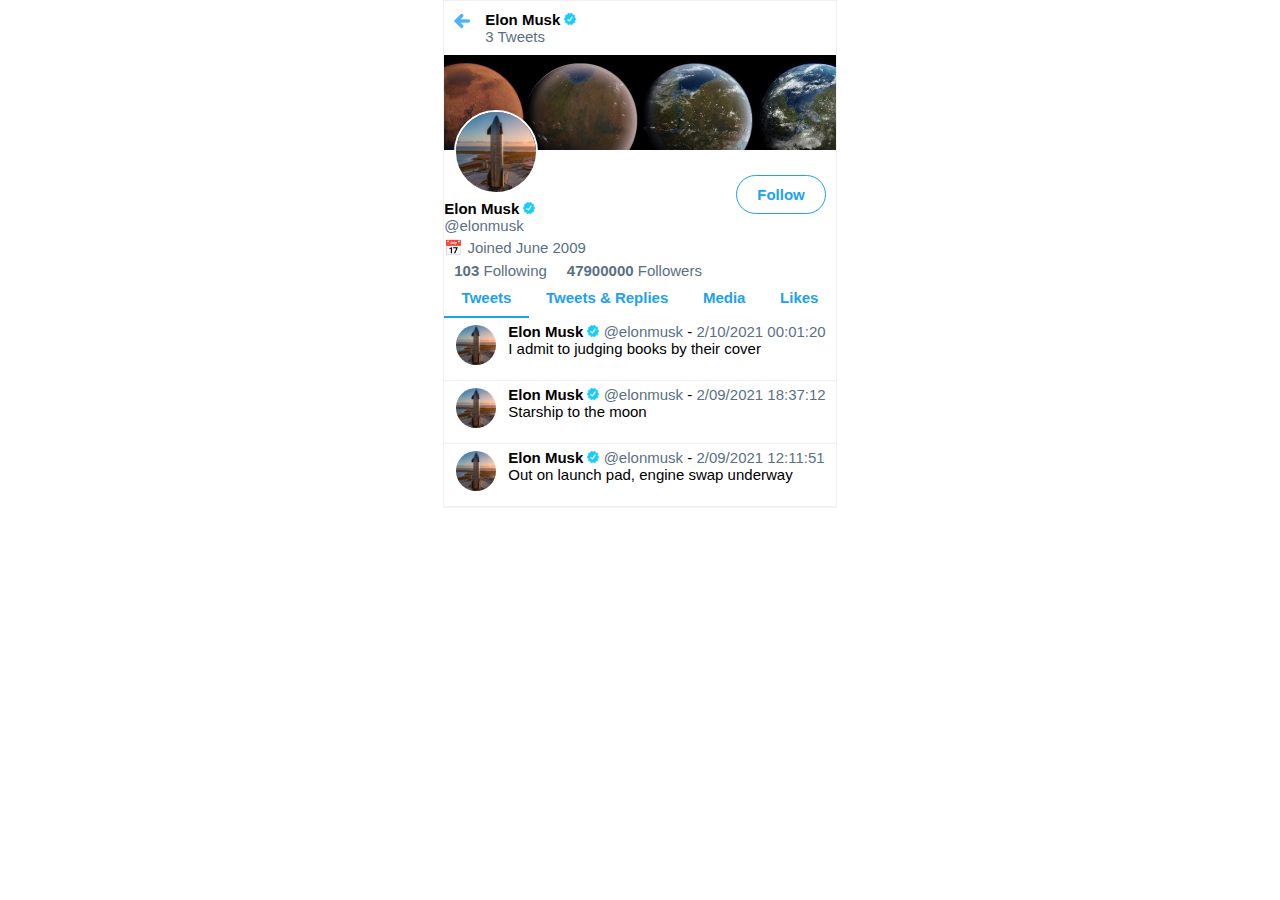
<file: index.html>
<!DOCTYPE html>
<html lang="en">
<head>
    <meta charset="UTF-8">
    <meta http-equiv="X-UA-Compatible" content="IE=edge">
    <meta name="viewport" content="width=device-width, initial-scale=1.0">
    <link rel="stylesheet" href="style.css">
    <script type="text/javascript" src="index.js"></script>
    <title>Dynamic Twitter</title>
</head>
<body>
    <div id="outer-container">
        <div class="header-container"> 
            <div class="arrow">
            <a href="timeline.html" id="arrow"><img id="left-arrow" src="left-arrow.png" height="16" width="16"></a>
                <div>
                    <h5 class="full-name"></h5>
                    <p class="tweet-count"></p>
                 </div>

            </div>   
           
        </div>

        <div class="cover-photo">
        </div>

        <div class="profile-image-container">
            <div class="profile-pic">
            </div>
            <a class="follow" href="#"><button class="follow-button">Follow</button></a>
        </div>

        <div class="profile-details">
        <h5 class="full-name-again"></h5>
        <p class="user-name"></p>
        <p class="joined-date"></p>
        </div>

        <div class="follows">
            <div class="following"></div><div class="followers"></div>
        </div>

        <div class="tabs-container">
            <a href = "#tweets-container" class="tabs" id="Tweets"><h6 class="tab tab-active">Tweets</h6></a>
            <a href = "#tweets-container" class="tabs" id="Tweets & Replies"><h6 class="tab">Tweets & Replies</h6></a>
            <a href = "#tweets-container" class="tabs" id="Media"><h6 class="tab">Media</h6></a>
            <a href = "#tweets-container" class="tabs"id="Likes"> <h6 class="tab">Likes</h6></a>
         </div>

            <div class="tweet-container"></div>        

    </div>

    <script> 
 
        const params = new Proxy(new URLSearchParams(window.location.search), {
        get: (searchParams, prop) => searchParams.get(prop),
            });
// Get the value of "some_key" in eg "https://example.com/?some_key=some_value"
        let value = params.user;
        let selectedUser; // "some_value"
        if (value == undefined) {
            value = "user1";
            selectedUser = users[value];
            console.log ("user 1 selected");
        }
        else {
             selectedUser = users[value];
        }       
        
    //Header only
        var headerContainer = document.querySelector('.header-container');
        var fullName = document.querySelector(".full-name");
        fullName.innerHTML = `${selectedUser.displayName} <img src="verified.png" height="12" width="12">`;
        var tweetCount = document.querySelector('.tweet-count'); 
        tweetCount.textContent = `${selectedUser.tweets.length} Tweets`;

        var coverPhoto = document.querySelector('.cover-photo');
        coverPhoto.style.cssText = `background-image: url(${selectedUser.coverPhotoURL})`;


        //Profile
        var profilePic = document.querySelector ('.profile-pic');
        profilePic.innerHTML = `
        <img src =${selectedUser.avatarURL}>
        `;


        var fullNameAgain = document.querySelector(".full-name-again");
        fullNameAgain.innerHTML = fullName.innerHTML;
        var userName = document.querySelector('.user-name');
        userName.textContent = selectedUser.userName;

        var joinedDate = document.querySelector(".joined-date");
        joinedDate.innerHTML = `📅 Joined ${selectedUser.joinedDate}`;

        var followingCount = document.querySelector(".following");
        followingCount.innerHTML = `<p><strong>${selectedUser.followingCount}</strong> Following</p>`;

        var followersCount = document.querySelector(".followers");
        followersCount.innerHTML = `<p><strong>${selectedUser.followerCount}</strong> Followers</p>`;

        var tweetContainer = document.querySelector(".tweet-container");
        var tweetData = selectedUser.tweets.map(function(item){
            return item;
        });

        tweetData.forEach(function(tweet){
            console.log(tweet.text);
           

            var tweetDiv = document.createElement('div')
            tweetDiv.classList.add('tweet-div');
            tweetDiv.innerHTML =`
            <div><a href="https://themarvelouspm.github.io/dynamic-twitter.github.io/?user=${value}"><img class="pic-in-tweet" src =${selectedUser.avatarURL}></a>
            </div>
            <div>
            <a href="https://themarvelouspm.github.io/dynamic-twitter.github.io/?user=${value}"><p><strong>${fullName.innerHTML}</strong></a>  <span class="user-name">${userName.textContent}</span> - <span class="time-stamp">${tweet.timestamp}</span></p>
            <p>${tweet.text}</p>
            </div>
            
            `;
            tweetContainer.appendChild(tweetDiv);
        });


var followButton = document.getElementsByClassName("follow-button")[0];
var following = false;

followButton.addEventListener("click", function() {
    if(!following){
        followButton.textContent = "Following";
        followButton.style.backgroundColor ="rgb(29, 161, 242)";
        followButton.style.color ="white";
        following = true;
        followButton.classList.add("active-button")}
    else if(following){
        followButton.textContent = "Follow";
        followButton.style.backgroundColor ="white";
        followButton.style.color ="rgb(29, 161, 242)";
        following = false;
        followButton.classList.remove("active-button");
    }
})

var tabs = document.querySelectorAll(".tab");
tabs.forEach(tab => {
    tab.addEventListener('click', function(){
        for (let tab of tabs){
            tab.classList.remove("tab-active");
        }
        tab.classList.add("tab-active");
    })
})

    </script>
    
</body>
</html>
</file>
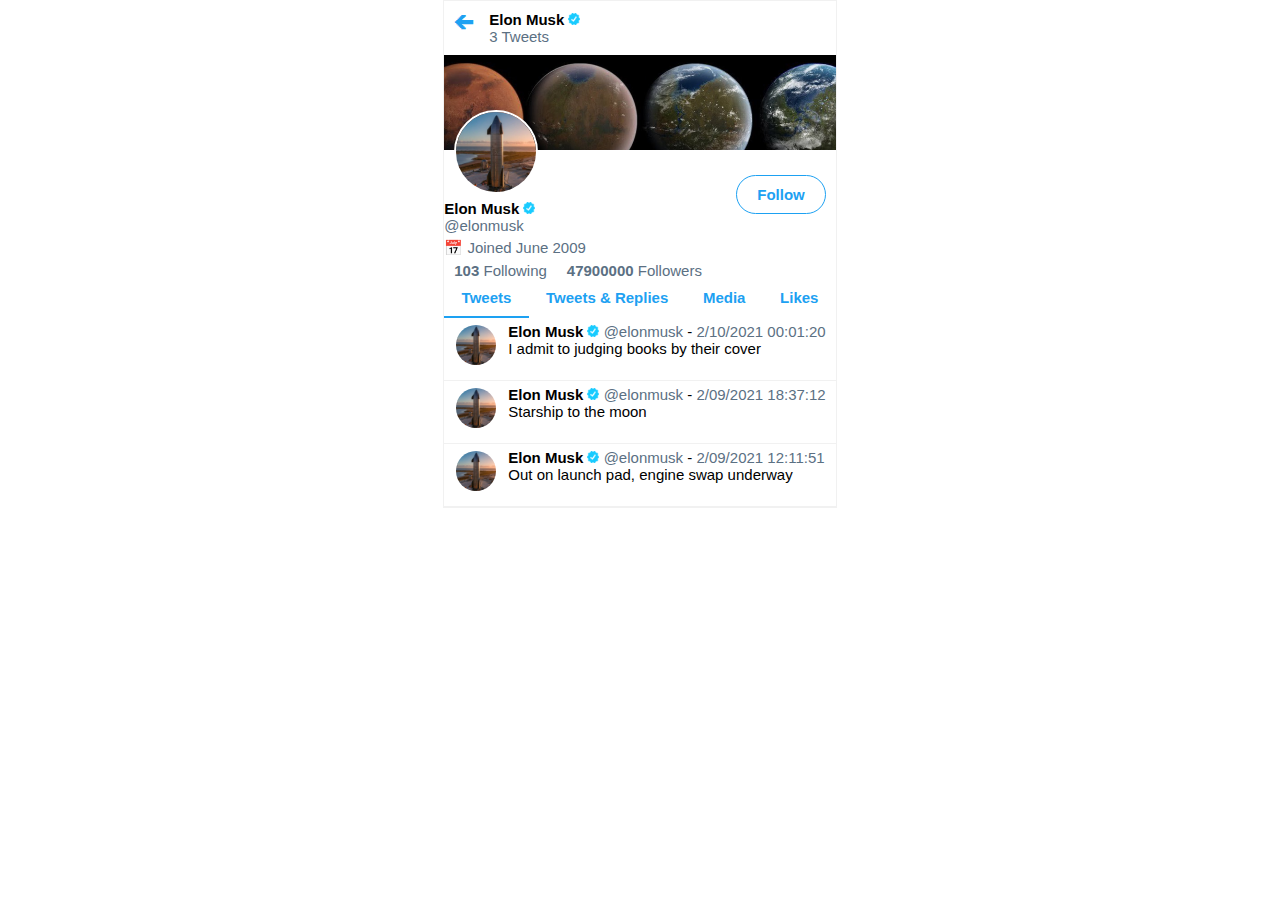
<file: dynamic twitter.html>
<!DOCTYPE html>
<html lang="en">
<head>
    <meta charset="UTF-8">
    <meta http-equiv="X-UA-Compatible" content="IE=edge">
    <meta name="viewport" content="width=device-width, initial-scale=1.0">
    <link rel="stylesheet" href="style.css">
    <script type="text/javascript" src="index.js"></script>
    <title>Dynamic Twitter</title>
</head>
<body>
    <div id="outer-container">
        <div class="header-container"> 
            <div class="arrow">
            <a href="timeline.html" id="arrow">🡨</a>
                <div>
                    <h5 class="full-name"></h5>
                    <p class="tweet-count"></p>
                 </div>

            </div>   
           
        </div>

        <div class="cover-photo">
        </div>

        <div class="profile-image-container">
            <div class="profile-pic">
            </div>
            <a class="follow" href="#"><button class="follow-button">Follow</button></a>
        </div>

        <div class="profile-details">
        <h5 class="full-name-again"></h5>
        <p class="user-name"></p>
        <p class="joined-date"></p>
        </div>

        <div class="follows">
            <div class="following"></div><div class="followers"></div>
        </div>

        <div class="tabs-container">
            <a href = "#tweets-container" class="tabs" id="Tweets"><h6 class="tab tab-active">Tweets</h6></a>
            <a href = "#tweets-container" class="tabs" id="Tweets & Replies"><h6 class="tab">Tweets & Replies</h6></a>
            <a href = "#tweets-container" class="tabs" id="Media"><h6 class="tab">Media</h6></a>
            <a href = "#tweets-container" class="tabs"id="Likes"> <h6 class="tab">Likes</h6></a>
         </div>

            <div class="tweet-container"></div>        

    </div>

    <script> 
 
        const params = new Proxy(new URLSearchParams(window.location.search), {
        get: (searchParams, prop) => searchParams.get(prop),
            });
// Get the value of "some_key" in eg "https://example.com/?some_key=some_value"
        let value = params.user;
        let selectedUser; // "some_value"
        if (value == undefined) {
            value = "user1";
            selectedUser = users[value];
            console.log ("user 1 selected");
        }
        else {
             selectedUser = users[value];
        }       
        
    //Header only
        var headerContainer = document.querySelector('.header-container');
        var fullName = document.querySelector(".full-name");
        fullName.innerHTML = `${selectedUser.displayName} <img src="verified.png" height="12" width="12">`;
        var tweetCount = document.querySelector('.tweet-count'); 
        tweetCount.textContent = `${selectedUser.tweets.length} Tweets`;

        var coverPhoto = document.querySelector('.cover-photo');
        coverPhoto.style.cssText = `background-image: url(${selectedUser.coverPhotoURL})`;


        //Profile
        var profilePic = document.querySelector ('.profile-pic');
        profilePic.innerHTML = `
        <img src =${selectedUser.avatarURL}>
        `;


        var fullNameAgain = document.querySelector(".full-name-again");
        fullNameAgain.innerHTML = fullName.innerHTML;
        var userName = document.querySelector('.user-name');
        userName.textContent = selectedUser.userName;

        var joinedDate = document.querySelector(".joined-date");
        joinedDate.innerHTML = `📅 Joined ${selectedUser.joinedDate}`;

        var followingCount = document.querySelector(".following");
        followingCount.innerHTML = `<p><strong>${selectedUser.followingCount}</strong> Following</p>`;

        var followersCount = document.querySelector(".followers");
        followersCount.innerHTML = `<p><strong>${selectedUser.followerCount}</strong> Followers</p>`;

        var tweetContainer = document.querySelector(".tweet-container");
        var tweetData = selectedUser.tweets.map(function(item){
            return item;
        });

        tweetData.forEach(function(tweet){
            console.log(tweet.text);
           

            var tweetDiv = document.createElement('div')
            tweetDiv.classList.add('tweet-div');
            tweetDiv.innerHTML =`
            <div><img class="pic-in-tweet" src =${selectedUser.avatarURL}>
            </div>
            <div>
            <a href="http://127.0.0.1:5500/dynamic%20twitter.html?user=${value}"><p><strong>${fullName.innerHTML}</strong></a>  <span class="user-name">${userName.textContent}</span> - <span class="time-stamp">${tweet.timestamp}</span></p>
            <p>${tweet.text}</p>
            </div>
            
            `;
            tweetContainer.appendChild(tweetDiv);
        });


var followButton = document.getElementsByClassName("follow-button")[0];
var following = false;

followButton.addEventListener("click", function() {
    if(!following){
        followButton.textContent = "Following";
        followButton.style.backgroundColor ="rgb(29, 161, 242)";
        followButton.style.color ="white";
        following = true;
        followButton.classList.add("active-button")}
    else if(following){
        followButton.textContent = "Follow";
        followButton.style.backgroundColor ="white";
        followButton.style.color ="rgb(29, 161, 242)";
        following = false;
        followButton.classList.remove("active-button");
    }
})

var tabs = document.querySelectorAll(".tab");
tabs.forEach(tab => {
    tab.addEventListener('click', function(){
        for (let tab of tabs){
            tab.classList.remove("tab-active");
        }
        tab.classList.add("tab-active");
    })
})

    </script>
    
</body>
</html>
</file>
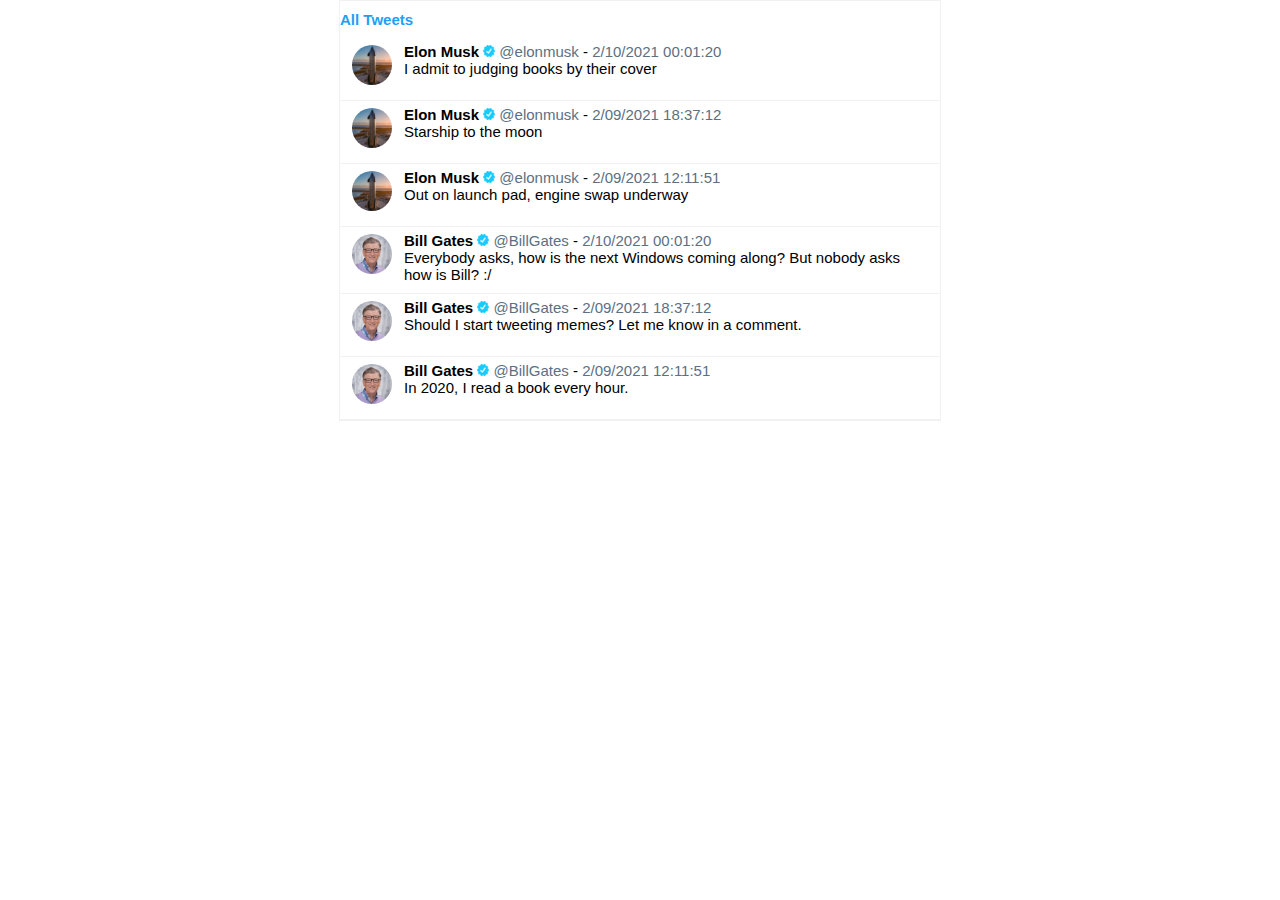
<file: timeline.html>
<!DOCTYPE html>
<html lang="en">
<head>
    <meta charset="UTF-8">
    <meta http-equiv="X-UA-Compatible" content="IE=edge">
    <meta name="viewport" content="width=device-width, initial-scale=1.0">
    <link rel="stylesheet" href="style.css">
    <script type="text/javascript" src="index.js"></script>
    <title>Timeline</title>
</head>
<body>
    <div id="outer-container">

        <div class="tweet-container">
            <h4 class="tab header-container">All Tweets</h4>


        </div>
    </div>

    <script> 
showTimeline();

    </script>
    
</body>
</html>
</file>
<file: style.css>
*{
    margin: 0px;
}

a {
    text-decoration: none;
    color: inherit;

}

a:hover {
    opacity: 0.7;
}

a:visited {
    text-decoration: none;
    color: inherit;

}

#outer-container {
    width: fit-content;
    height: 100%;
    margin : auto;
    max-width: 600px;
    margin: 0px auto;
    border: 1px solid #f1f1f1;
}

.header-container {
    padding: 10px 10px;
    background-color: white;
    position: sticky;
    top: 0;
    z-index: 2;
}

.arrow {
    display: flex;
}
#arrow{
    cursor: pointer;
    color:rgb(29, 161, 242);
    font-weight: 700;
    font-size: 20px;
    text-decoration: none;
    padding-right: 15px;  
}

#arrow:hover{
    opacity: .7;
}

.full-name, .tweet-count, .full-name-again,.user-name {
    margin: 0px;
    padding: 0px;
}

.profile-image-container {
    display: flex;
    flex-wrap: wrap;
    flex-direction: row;
    align-items: center;
    justify-content: space-between;
    width: auto;
    height: 40px;
    margin-bottom: 10px
}

.profile-pic img {
    transform: translate(10px,-40px);
    border-radius: 50%;
    border: 2px solid white;
    width: 80px;
}

.pic-in-tweet {
    border-radius: 50%;
    border: 2px solid white;
    width: 40px;
    margin: 0px 10px;
}

.profile-image-container button {
    transform: translate(-10px,-20px);
}

.cover-photo {
    width: 100%;
    height: 95px;
    background-size: 100%;
}


.profile-details-container {
    height: 100px;
}

.follow-button{
    margin-top: 40px;
    padding: 10px 20px;
    font-size: 15px;
    font-family:-apple-system, 'Segoe UI', Roboto, Oxygen, Ubuntu, Cantarell, 'Open Sans', 'Helvetica Neue', sans-serif;
    color: rgb(29, 161, 242);
    font-weight: 700;
    border-radius: 50px;
    background-color: white;
    border: 1px solid rgb(29, 161, 242);
    text-decoration: none;
    
}
.follow-button:hover{
    cursor: pointer;
    background-color: rgba(29, 160, 242, 0.137)!important;
}

.follows {
    display: flex;
    flex-wrap: wrap;
}
.joined-date {
    margin: 0px;
    padding: 5px 0px;
}
.follows p {
    padding : 0px 10px;
    margin : 0px;
}



.tabs-container{
    display: flex;
    
}
.tabs{
    text-decoration: none;
    flex-grow: 1;
    align-self: stretch;
    text-align: center;

   
}
.tab{ 
    
    color: rgb(29, 161, 242);
    font-weight: 700;
    font-size: 15px;
    font-family:-apple-system, BlinkMacSystemFont, 'Segoe UI', Roboto, Oxygen, Ubuntu, Cantarell, 'Open Sans', 'Helvetica Neue', sans-serif;
    margin: 0px;
    padding: 10px 0px;

}
.tabs:hover{
    background-color:rgba(29, 160, 242, 0.137);
}
.tab-active{
    border-bottom: 2px solid rgb(29, 161, 242);
}

.tweet-div {
    display: flex;
    padding-bottom :10px;
    padding-right: 10px;
    border-bottom: 1px solid #f1f1f1;
    color: black;
    font-size: 15px;
    font-weight: 400;
    font-family: -apple-system, BlinkMacSystemFont, 'Segoe UI', Roboto, Oxygen, Ubuntu, Cantarell, 'Open Sans', 'Helvetica Neue', sans-serif;
    margin-top: 5px;
}
.tweet-div p {
    margin :0px;
}

.full-name, .full-name-again {
    font-size: 15px;
    font-weight: 800;
    font-family:-apple-system, BlinkMacSystemFont, 'Segoe UI', Roboto, Oxygen, Ubuntu, Cantarell, 'Open Sans', 'Helvetica Neue', sans-serif;
}

.user-name, .joined-date, .follows, .followers, .time-stamp, .tweet-count {color: rgb(91, 112, 131);
font-size: 15px;
font-weight: 400;
font-family: -apple-system, BlinkMacSystemFont, 'Segoe UI', Roboto, Oxygen, Ubuntu, Cantarell, 'Open Sans', 'Helvetica Neue', sans-serif;}
</file>
